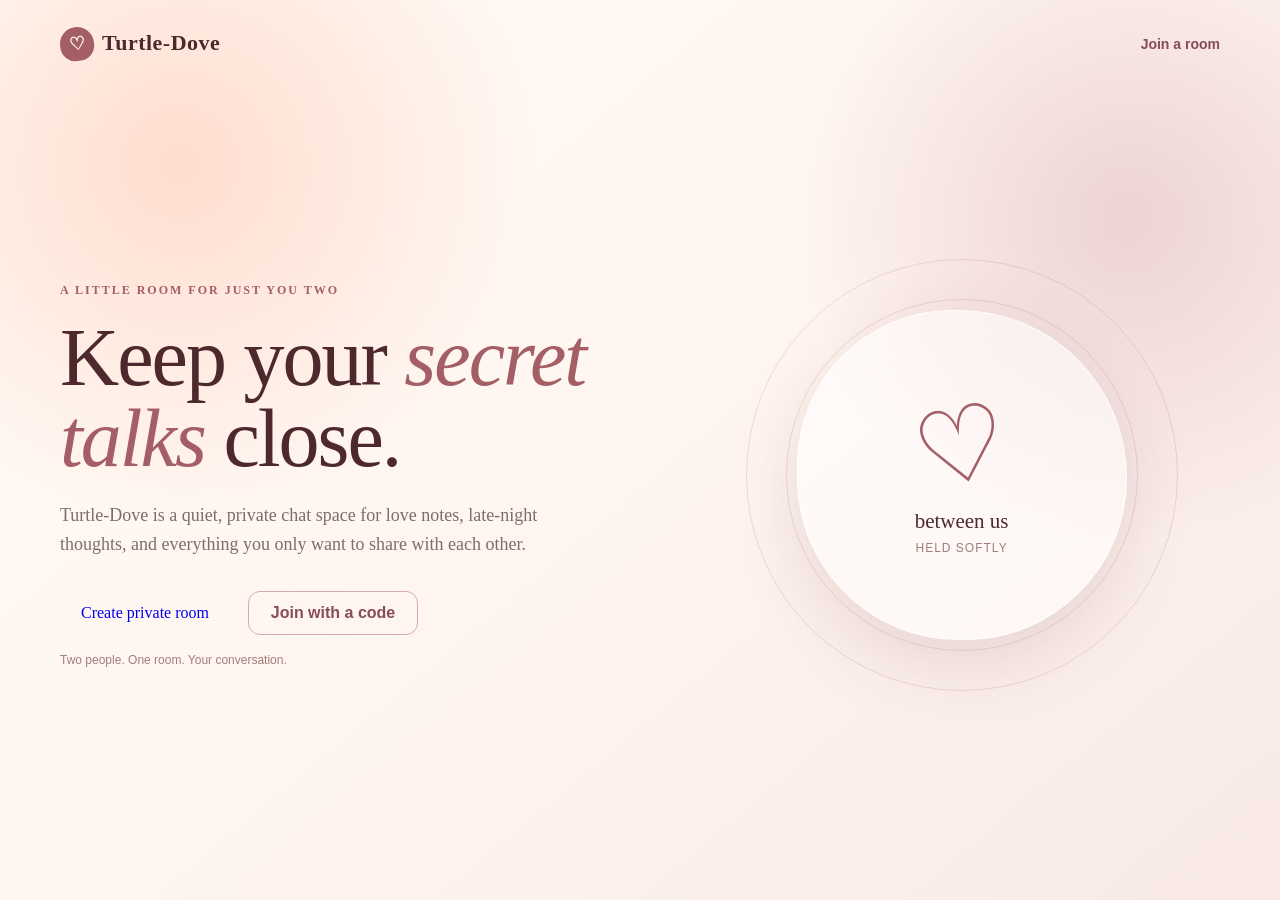
<file: public/index.html>
<!DOCTYPE html>
<html lang="en">

<head>
    <meta charset="UTF-8">
    <meta name="viewport" content="width=device-width, initial-scale=1.0">
    <title>Turtle-Dove | Private conversations for two</title>
    <link rel="stylesheet" href="style.css">
</head>

<body class="home-page">
    <main class="home-shell">
        <nav class="home-nav" aria-label="Main navigation">
            <a class="brand" href="/" aria-label="Turtle-Dove home">
                <span class="brand-mark" aria-hidden="true">♡</span>Turtle-Dove
            </a>
            <a class="nav-link" href="/login.html">Join a room</a>
        </nav>

        <section class="home-hero">
            <div class="home-copy">
                <p class="eyebrow">A little room for just you two</p>
                <h1 class="home-title">Keep your <em>secret talks</em> close.</h1>
                <p class="home-description">
                    Turtle-Dove is a quiet, private chat space for love notes, late-night thoughts,
                    and everything you only want to share with each other.
                </p>
                <div class="home-actions">
                    <a class="home-primary" href="/admin.html">Create private room</a>
                    <a class="home-secondary" href="/login.html">Join with a code</a>
                </div>
                <p class="home-note">Two people. One room. Your conversation.</p>
            </div>

            <div class="home-art" aria-hidden="true">
                <div class="dove-card">
                    <div class="dove-symbol">♡</div>
                    <strong>between us</strong>
                    <span>held softly</span>
                </div>
            </div>
        </section>
    </main>
</body>

</html>
</file>
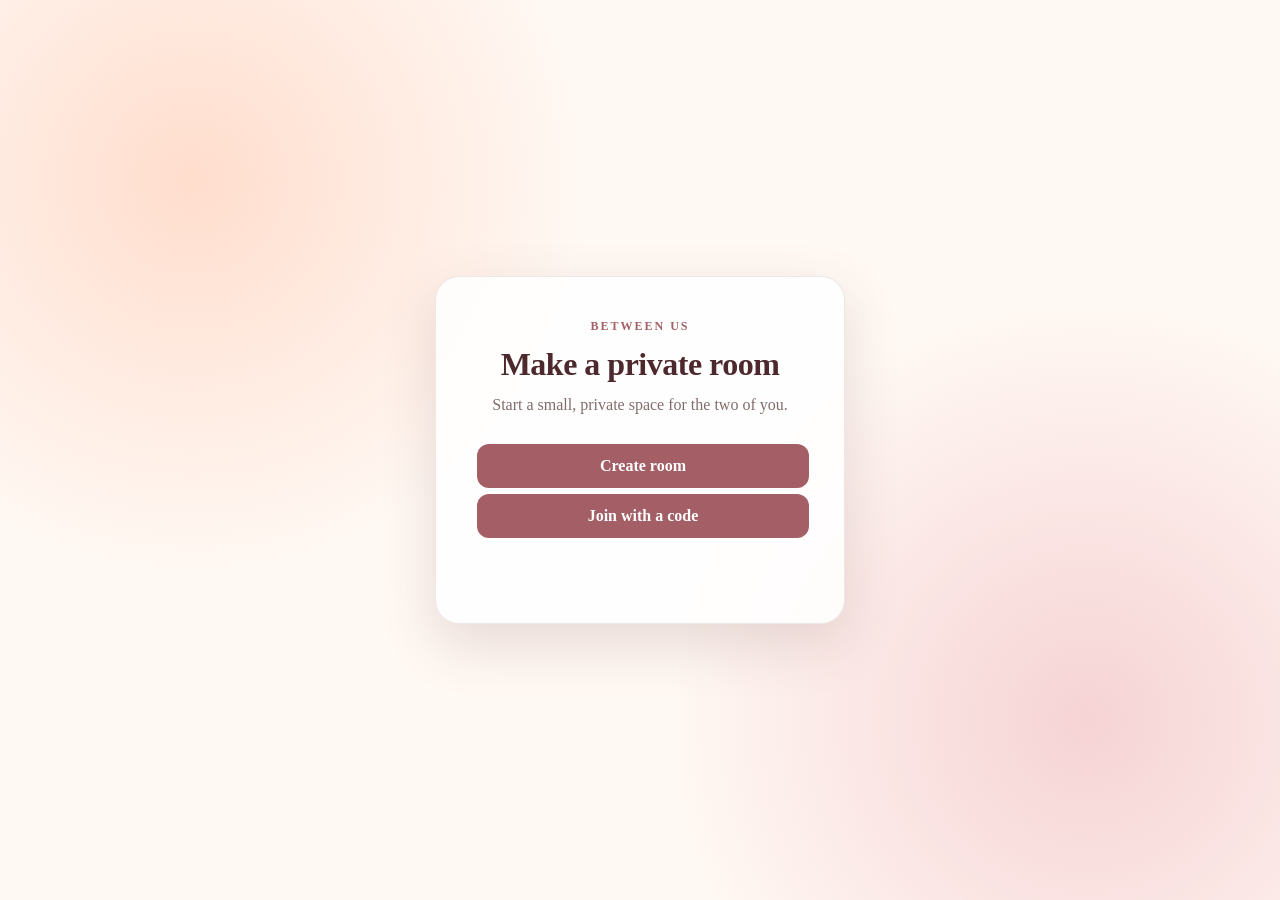
<file: public/admin.html>
<!DOCTYPE html>
<html>
<head>
    <link rel="stylesheet" href="style.css">
<title>Between Us | Create a room</title>
</head>

<body>

<div class="container">

<div class="eyebrow">Between Us</div>
<h2>Make a private room</h2>
<p class="subtitle">Start a small, private space for the two of you.</p>

<button id="create-button" onclick="createRoom()">Create room</button>
<a href="/login.html"><button type="button">Join with a code</button></a>

<h3 id="code"></h3>
<p id="status" class="status" role="alert"></p>

</div>

<script src="api-config.js"></script>
<script>

async function createRoom(){
let status = document.getElementById("status");
let button = document.getElementById("create-button");
button.disabled = true;
status.textContent = "Preparing your private room...";
status.className = "status";

try{
    let res = await fetch(`${BACKEND_URL}/create-room`,{method:"POST"});
    let data = await readResponse(res);
    if(!res.ok) throw new Error(data.msg || "Room creation failed");
    document.getElementById("code").innerText = "Share this code: " + data.roomCode;
    status.textContent = "Your room is ready.";
    status.className = "status success";
}catch(error){
    status.textContent = error.message || "We could not create a room. Try again.";
    status.className = "status error";
}finally{
    button.disabled = false;
}

}

function goToLogin(){
    window.location="login.html";
}

</script>

</body>
</html>
</file>
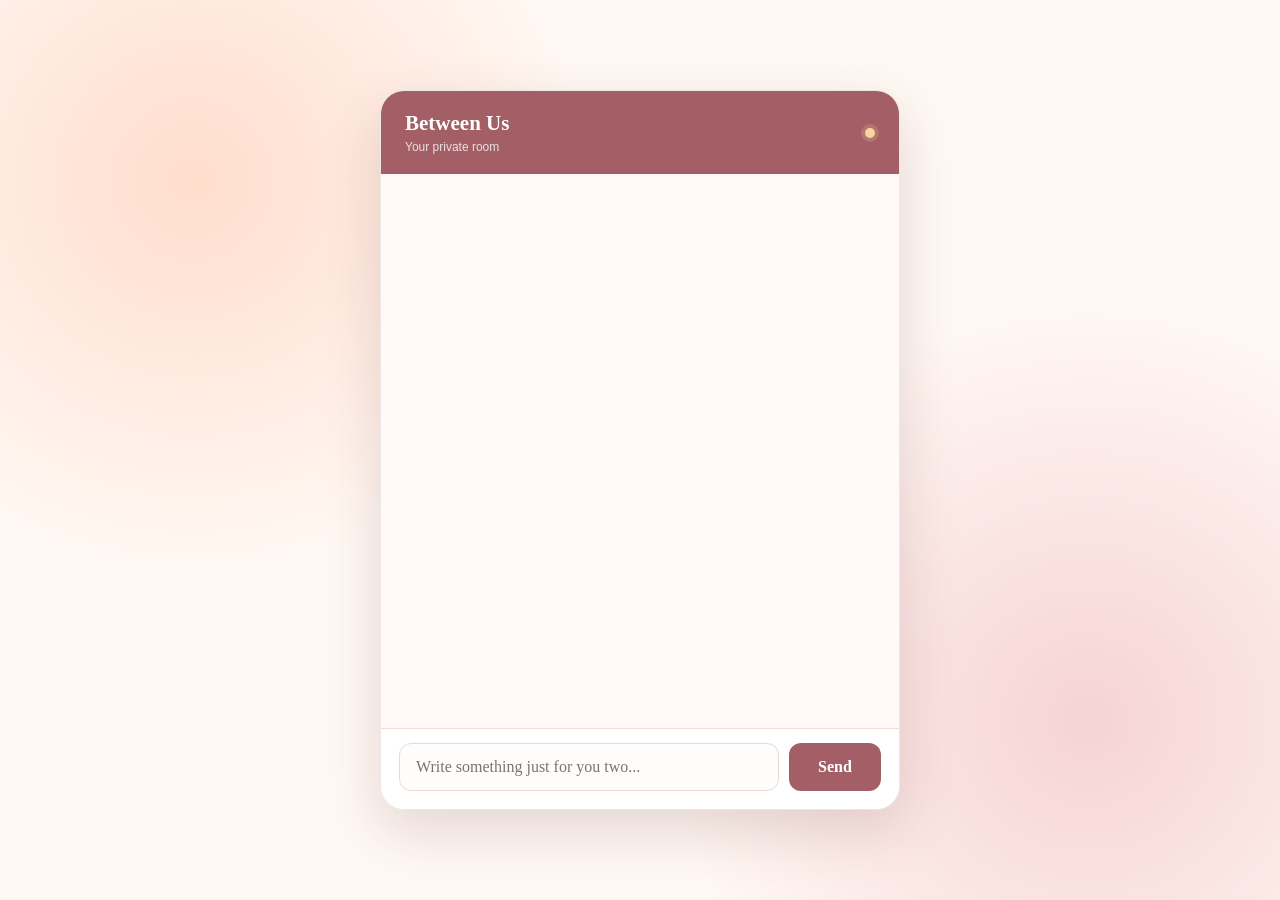
<file: public/chat.html>
<!DOCTYPE html>
<html>

<head>
<title>Between Us | Private chat</title>
<link rel="stylesheet" href="style.css">
</head>

<body>

<div class="chat-container">

<div class="chat-header">
<div>Between Us<small id="room-label">Your private room</small></div>
<span id="connection-dot" class="connection-dot" aria-label="Connecting"></span>
</div>

<div id="chat-error" class="chat-error" role="alert" hidden></div>
<div id="chat"></div>

<div class="chat-input">
<input id="msg" maxlength="1000" placeholder="Write something just for you two..." autocomplete="off">
<button id="send-button" onclick="send()">Send</button>
</div>

</div>

<script src="https://cdn.socket.io/4.8.3/socket.io.min.js"></script>
<script src="api-config.js"></script>
<script src="chat.js"></script>

</body>

</html>
</file>
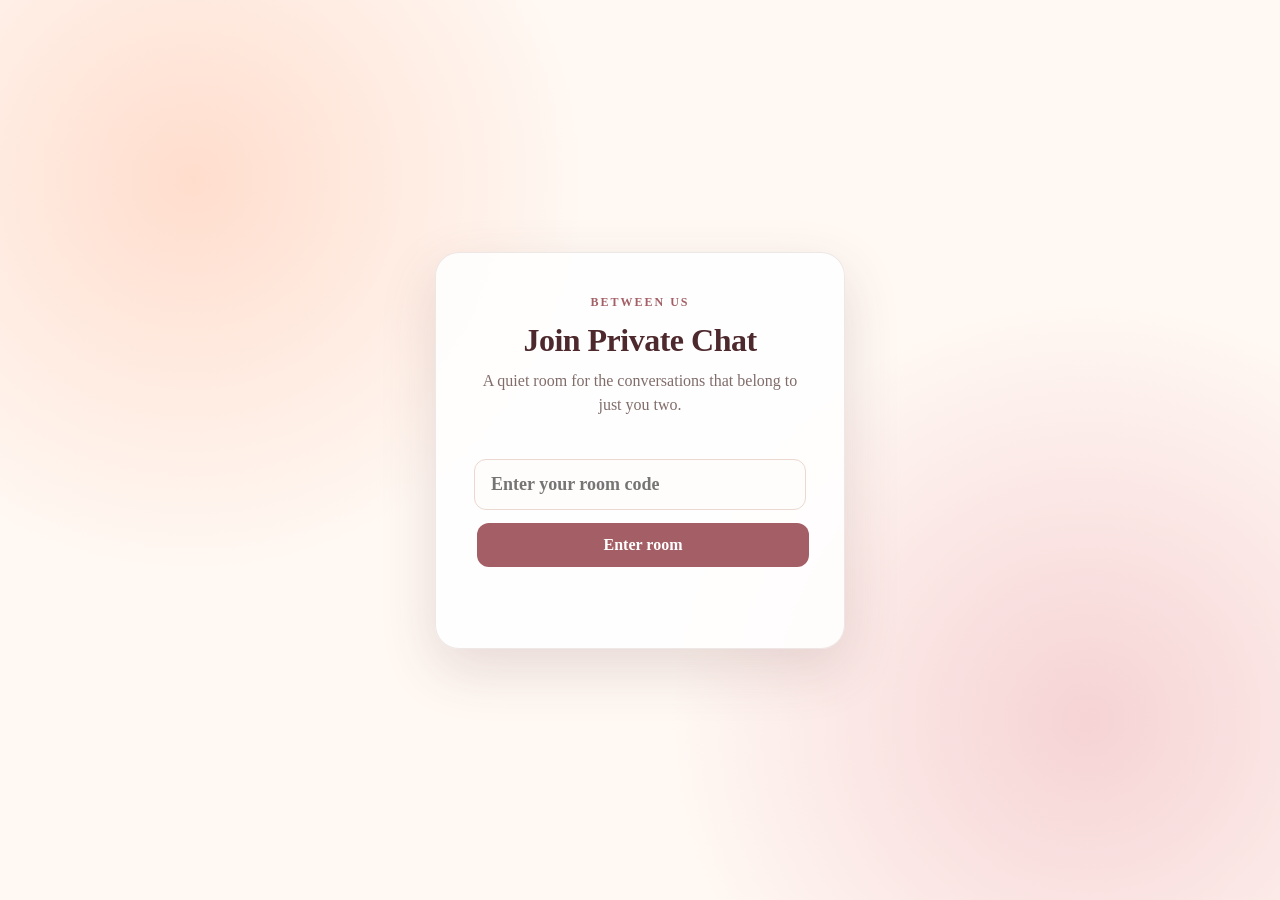
<file: public/login.html>
<!DOCTYPE html>
<html>
<head>
<title>Between Us | Join a room</title>
<link rel="stylesheet" href="style.css">
</head>

<body>

<div class="container">

<div class="eyebrow">Between Us</div>
<h2>Join Private Chat</h2>
<p class="subtitle">A quiet room for the conversations that belong to just you two.</p>

<input id="code" placeholder="Enter your room code" maxlength="6" autocomplete="off">

<button id="join-button" onclick="join()">Enter room</button>
<p id="status" class="status" role="alert"></p>

</div>

<script src="api-config.js"></script>
<script>

async function join(){

let code = document.getElementById("code").value.trim().toUpperCase();
let status = document.getElementById("status");
let button = document.getElementById("join-button");

if(!code){
	status.textContent = "Enter the code your partner shared with you.";
	status.className = "status error";
	return;
}

button.disabled = true;
status.textContent = "Checking your private room...";
status.className = "status";

try{
let res = await fetch(`${BACKEND_URL}/join-room`,{
method:"POST",
headers:{"Content-Type":"application/json"},
body:JSON.stringify({roomCode:code})
});
let data = await readResponse(res);

if(res.ok){

localStorage.setItem("room",code);

window.location="chat.html";

}else{
	status.textContent = data.msg || "That room is not available.";
	status.className = "status error";
}
}catch(error){
	status.textContent = "We could not reach the chat server. Try again in a moment.";
	status.className = "status error";
}finally{
	button.disabled = false;
}

}

</script>

</body>
</html>
</file>
<file: public/style.css>
*{
margin:0;
padding:0;
box-sizing:border-box;
font-family: Georgia, "Times New Roman", serif;
}

body{
height:100vh;
display:flex;
justify-content:center;
align-items:center;
padding:24px;
color:#302627;
background:
	radial-gradient(circle at 15% 20%, rgba(255, 207, 185, .65), transparent 30%),
	radial-gradient(circle at 85% 80%, rgba(239, 181, 188, .55), transparent 32%),
	#fff8f3;
}

/* Main container */

.container{
background:rgba(255,255,255,.86);
padding:42px 38px;
border:1px solid rgba(108, 67, 63, .12);
border-radius:24px;
box-shadow:0 20px 55px rgba(104, 63, 61, .16);
width:min(410px, 100%);
text-align:center;
}

h2{
margin-bottom:10px;
color:#4d292d;
font-size:32px;
letter-spacing:-.5px;
}

.eyebrow{
color:#a35f65;
font-size:12px;
font-weight:bold;
letter-spacing:2px;
text-transform:uppercase;
margin-bottom:12px;
}

.subtitle{
color:#806d6a;
line-height:1.5;
margin-bottom:24px;
}

/* Turtle-Dove home page */

.home-page{
min-height:100vh;
height:auto;
display:block;
padding:0;
overflow-x:hidden;
background:
	radial-gradient(circle at 14% 18%, rgba(255, 211, 193, .72), transparent 27%),
	radial-gradient(circle at 88% 24%, rgba(221, 181, 187, .52), transparent 25%),
	linear-gradient(140deg, #fffaf5 0%, #fff5f0 52%, #f8e9e7 100%);
}

.home-shell{
width:min(1160px, calc(100% - 48px));
margin:0 auto;
}

.home-nav{
height:88px;
display:flex;
align-items:center;
justify-content:space-between;
}

.brand{
color:#4d292d;
font-size:22px;
font-weight:bold;
letter-spacing:.5px;
text-decoration:none;
}

.brand-mark{
display:inline-flex;
align-items:center;
justify-content:center;
width:34px;
height:34px;
margin-right:8px;
border-radius:50% 50% 45% 45%;
background:#a35f65;
color:#fff8f3;
font-size:18px;
transform:rotate(-8deg);
}

.nav-link{
color:#874c54;
font-family:Arial, sans-serif;
font-size:14px;
font-weight:bold;
text-decoration:none;
}

.home-hero{
min-height:calc(100vh - 88px);
display:grid;
grid-template-columns:minmax(0, 1.05fr) minmax(320px, .95fr);
align-items:center;
gap:72px;
padding:54px 0 92px;
}

.home-copy{
max-width:610px;
animation:rise-in .8s ease both;
}

.home-copy .eyebrow{
margin-bottom:20px;
}

.home-title{
max-width:680px;
margin-bottom:22px;
color:#4d292d;
font-size:clamp(48px, 7vw, 82px);
font-weight:normal;
line-height:.98;
letter-spacing:-2px;
}

.home-title em{
color:#a35f65;
font-style:italic;
}

.home-description{
max-width:490px;
margin-bottom:32px;
color:#806d6a;
font-size:18px;
line-height:1.6;
}

.home-actions{
display:flex;
align-items:center;
gap:18px;
}

.home-primary,
.home-secondary{
width:auto;
min-width:170px;
margin:0;
text-align:center;
text-decoration:none;
}

.home-secondary{
display:inline-block;
padding:12px 16px;
border:1px solid #d7aaa7;
border-radius:12px;
color:#874c54;
font-family:Arial, sans-serif;
font-size:16px;
font-weight:bold;
}

.home-secondary:hover{
background:rgba(255,255,255,.64);
}

.home-note{
margin-top:18px;
color:#a17e7a;
font-family:Arial, sans-serif;
font-size:12px;
}

.home-art{
position:relative;
min-height:430px;
display:flex;
align-items:center;
justify-content:center;
animation:rise-in .9s .12s ease both;
}

.home-art::before,
.home-art::after{
content:"";
position:absolute;
border:1px solid rgba(163,95,101,.18);
border-radius:50%;
}

.home-art::before{
width:350px;
height:350px;
}

.home-art::after{
width:430px;
height:430px;
}

.dove-card{
position:relative;
z-index:1;
width:min(330px, 76vw);
aspect-ratio:1;
display:flex;
flex-direction:column;
align-items:center;
justify-content:center;
border:1px solid rgba(255,255,255,.8);
border-radius:48% 52% 50% 50%;
background:rgba(255,255,255,.52);
box-shadow:0 24px 70px rgba(122,72,75,.16);
}

.dove-symbol{
color:#a35f65;
font-size:104px;
line-height:1;
transform:rotate(-12deg);
}

.dove-card strong{
margin-top:10px;
color:#4d292d;
font-size:21px;
font-weight:normal;
}

.dove-card span{
margin-top:7px;
color:#a17e7a;
font-family:Arial, sans-serif;
font-size:12px;
letter-spacing:1px;
text-transform:uppercase;
}

@keyframes rise-in{
from{opacity:0;transform:translateY(18px);}
to{opacity:1;transform:translateY(0);}
}

/* Input */

input{
width:100%;
padding:14px 16px;
margin:10px 0;
border-radius:12px;
border:1px solid #ead8d1;
font-size:16px;
outline:none;
background:#fffdfb;
}

input:focus{
border-color:#bd777d;
box-shadow:0 0 0 3px rgba(189,119,125,.14);
}

/* Button */

button{
width:100%;
padding:13px 16px;
border:none;
border-radius:12px;
background:#a35f65;
color:white;
font-size:16px;
cursor:pointer;
transition:0.3s;
margin: 3px;
font-weight:bold;
}

button:hover{
background:#874c54;
transform:translateY(-1px);
}

button:disabled{
opacity:.6;
cursor:not-allowed;
transform:none;
}

/* Code display */

#code{
margin-top:18px;
font-size:18px;
font-weight:bold;
color:#874c54;
}

.status{
min-height:22px;
margin-top:14px;
font-size:14px;
color:#806d6a;
}

.status.error{
color:#ad414d;
}

.status.success{
color:#527760;
}

/* Chat UI */

.chat-container{
width:min(520px, 100%);
height:min(720px, calc(100vh - 48px));
background:rgba(255,255,255,.9);
border:1px solid rgba(108, 67, 63, .12);
border-radius:24px;
display:flex;
flex-direction:column;
overflow:hidden;
box-shadow:0 20px 55px rgba(104, 63, 61, .18);
}

/* Chat header */

.chat-header{
background:#a35f65;
color:white;
padding:20px 24px;
font-size:21px;
font-weight:bold;
display:flex;
align-items:center;
justify-content:space-between;
}

.chat-header small{
display:block;
font-family:Arial, sans-serif;
font-size:12px;
font-weight:normal;
opacity:.8;
margin-top:4px;
}

.connection-dot{
width:10px;
height:10px;
border-radius:50%;
background:#f8d6a0;
box-shadow:0 0 0 4px rgba(248,214,160,.18);
}

.connection-dot.online{
background:#b8e0bd;
box-shadow:0 0 0 4px rgba(184,224,189,.18);
}

/* Chat messages */

#chat{
flex:1;
padding:24px;
overflow-y:auto;
background:#fffaf7;
display:flex;
flex-direction:column;
gap:4px;
}

/* Message bubble */

.message{
padding:11px 15px;
margin:3px 0;
border-radius:20px;
max-width:70%;
font-size:14px;
line-height:1.45;
word-break:break-word;
}

.sent{
background:#a35f65;
color:white;
align-self:flex-end;
border-bottom-right-radius:6px;
}

.received{
background:#f0e0dc;
color:#4d292d;
align-self:flex-start;
border-bottom-left-radius:6px;
}

/* Chat input area */

.chat-input{
display:flex;
padding:14px 18px 18px;
border-top:1px solid #f0ded8;
background:#fff;
}

.chat-input input{
flex:1;
margin:0 10px 0 0;
}

.chat-input button{
width:92px;
margin:0;
}

.chat-error{
padding:10px 18px;
background:#fff0ef;
color:#ad414d;
font-family:Arial, sans-serif;
font-size:13px;
text-align:center;
}

@media (max-width:520px){
body{padding:0;}
.chat-container{height:100vh;border-radius:0;border-left:0;border-right:0;}
.message{max-width:82%;}
}

@media (max-width:760px){
.home-shell{width:min(100% - 36px, 560px);}
.home-nav{height:72px;}
.home-hero{grid-template-columns:1fr;gap:20px;min-height:calc(100vh - 72px);padding:44px 0 64px;}
.home-copy{text-align:center;}
.home-copy .eyebrow,.home-description{margin-left:auto;margin-right:auto;}
.home-actions{justify-content:center;flex-wrap:wrap;}
.home-art{min-height:300px;order:-1;}
.home-art::before{width:250px;height:250px;}
.home-art::after{width:310px;height:310px;}
.dove-card{width:220px;}
.dove-symbol{font-size:76px;}
}
</file>
